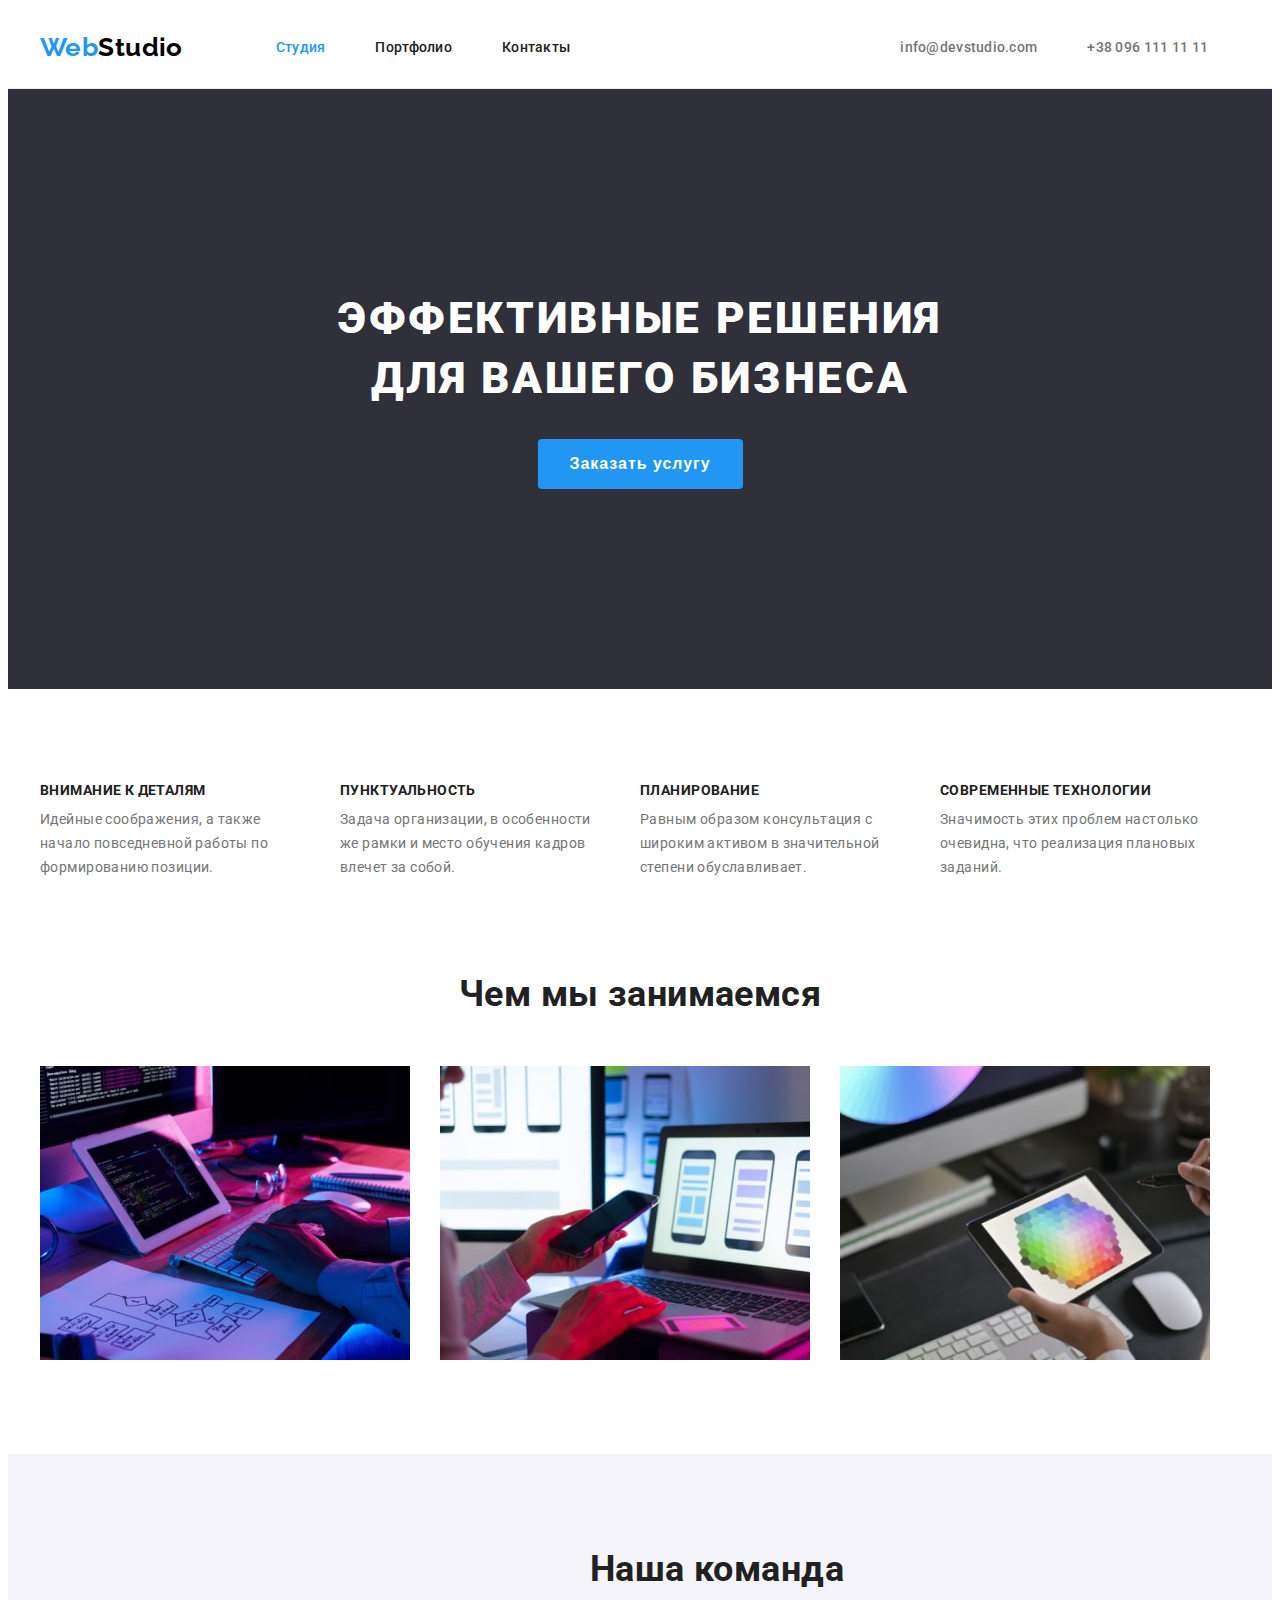
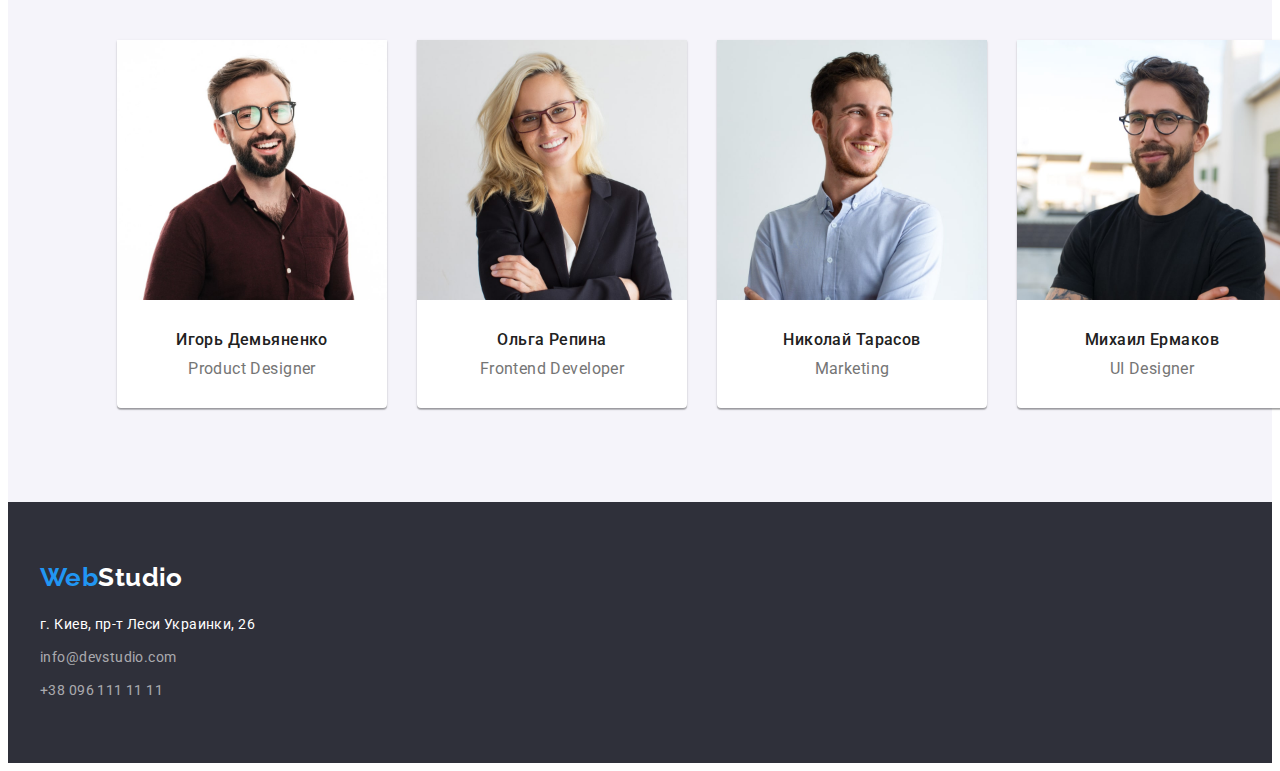
<file: index.html>
<!DOCTYPE html>
<html lang="ru">
  <head>
    <meta charset="UTF-8" />
    <meta http-equiv="X-UA-Compatible" content="IE=edge" />
    <meta name="viewport" content="width=device-width, initial-scale=1.0" />
    <title>Студия</title>
    <link
      rel="stylesheet"
      href="https://cdnjs.cloudflare.com/ajax/libs/modern-normalize/1.1.0/modern-normalize.min.css"
      integrity="sha512-wpPYUAdjBVSE4KJnH1VR1HeZfpl1ub8YT/NKx4PuQ5NmX2tKuGu6U/JRp5y+Y8XG2tV+wKQpNHVUX03MfMFn9Q=="
      crossorigin="anonymous"
      referrerpolicy="no-referrer"
    />
    <link rel="preconnect" href="https://fonts.googleapis.com" />
    <link rel="preconnect" href="https://fonts.gstatic.com" crossorigin />
    <link
      href="https://fonts.googleapis.com/css2?family=Raleway:wght@700&family=Roboto:wght@400;500;700;900&display=swap"
      rel="stylesheet"
    />
    <link rel="stylesheet" href="./css/styles.css" />
  </head>
  <body>
    <header class="header">
      <div class="container">
        <nav class="header-nav">
          <a href="/index.html" lang="en" class="logo-nav link">Web<span class="header-logo">Studio</span>
          </a>
          <ul class="header-list list">
            <li class="header-item"><a href="#studio" class="header-link link current">Студия</a></li>
            <li class="header-item"><a href="./portfolio.html" class="header-link link">Портфолио</a></li>
            <li class="header-item"><a href="#contacts" class="header-link link">Контакты</a></li>
          </ul>
        </nav>
          <ul class="link-list list">
            <li class="link-item"><a href="mailto:info@devstudio.com" class="link-item header-mail link">info@devstudio.com</a></li>
            <li class="link-item"><a href="tel:+380961111111" class="link-item header-tel link">+38 096 111 11 11</a></li>
          </ul>
      </div>
    </header>
    <main>
      <section class="hero">
        <div class="container">
          <h1 class="hero-title">Эффективные решения для вашего бизнеса</h1>
          <button type="button" class="hero-btn"><span class="text">Заказать услугу</span></button>
        </div>
      </section>
      <section class="specifics section">
        <div class="container">
          <h2 class="visually-hidden">Студия</h2>
          <ul class="specifics-list list">
            <li class="specifics-item">
              <h3 class="specifics-title">Внимание к деталям</h3>
              <p class="specifics-text text">
                Идейные соображения, а также начало повседневной работы по формированию позиции.
              </p>
            </li>
            <li class="specifics-item">
              <h3 class="specifics-title">Пунктуальность</h3>
              <p class="specifics-text text">
                Задача организации, в особенности же рамки и место обучения кадров влечет за собой.
              </p>
            </li>
            <li class="specifics-item">
              <h3 class="specifics-title">Планирование</h3>
              <p class="specifics-text text">
                Равным образом консультация с широким активом в значительной степени обуславливает.
              </p>
            </li>
            <li class="specifics-item">
              <h3 class="specifics-title">Современные технологии</h3>
              <p class="specifics-text text">
                Значимость этих проблем настолько очевидна, что реализация плановых заданий.
              </p>
            </li>
          </ul>
        </div>
      </section>
      <section class="about section">
        <div class="container">
          <h2 class="about-title title">Чем мы занимаемся</h2>
          <ul class="about-list list">
            <li class="about-item">
              <img
                src="./images/img-1.jpg"
                alt="Руки печатают на планшете"
                width="370"
                height="294"
              />
            </li>
            <li class="about-item">
              <img
                src="./images/img-2.jpg"
                alt="Телефон в руке возле ноутбука"
                width="370"
                height="294"
              />
            </li>
            <li class="about-item">
              <img
                src="./images/img-3.jpg"
                alt="В руках планшет на котором палитра цветов"
                width="370"
                height="294"
              />
            </li>
          </ul>
        </div>
      </section>
      <section class="team section">
        <div class="container">
          <h2 class="team-title title">Наша команда</h2>
          <ul class="team-list list">
            <li class="team-item">
              <img src="./images/img1-min.jpg" alt="Фото Игорь Демьяненко" width="270" height="260" class="img-team" />
              <h3 class="team-name">Игорь Демьяненко</h3>
              <p lang="en" class="team-text text">Product Designer</p>
            </li>
            <li class="team-item">
              <img src="./images/img2-min.jpg" alt="Фото Ольга Репина" width="270" height="260" class="img-team" />
              <h3 class="team-name">Ольга Репина</h3>
              <p lang="en" class="team-text text">Frontend Developer</p>
            </li>
            <li class="team-item">
              <img src="./images/img3-min.jpg" alt="Фото Николай Тарасов" width="270" height="260" class="img-team" />
              <h3 class="team-name">Николай Тарасов</h3>
              <p lang="en" class="team-text text">Marketing</p>
            </li>
            <li class="team-item">
              <img src="./images/img4-min.jpg" alt="Фото Михаил Ермаков" width="270" height="260" class="img-team" />
              <h3 class="team-name">Михаил Ермаков</h3>
              <p lang="en" class="team-text text">UI Designer</p>
            </li>
          </ul>
        </div>
      </section>
    </main>
    <footer class="footer">
      <div class="container">
        <a href="/index.html" class="logo-nav link">Web<span class="footer-logo">Studio</span></a>
        <ul class="footer-list list">
          <li class="footer-item">
            <a
              href="https://www.google.com.ua/maps/place/%D0%B1%D1%83%D0%BB.+%D0%9B%D0%B5%D1%81%D0%B8+%D0%A3%D0%BA%D1%80%D0%B0%D0%B8%D0%BD%D0%BA%D0%B8,+26,+%D0%9A%D0%B8%D0%B5%D0%B2,+02000/@50.4265807,30.5361971,17z/data=!3m1!4b1!4m5!3m4!1s0x40d4cf0e033ecbe9:0x57a4dffefec77da0!8m2!3d50.4265807!4d30.5383858?hl=ru"
              rel="noopener nofollow noreferrer"
              class="footer-link link"
              >г. Киев, пр-т Леси Украинки, 26</a
            >
          </li>
          <li class="footer-item">
            <a href="mailto:info@devstudio.com" class="footer-mail link">info@devstudio.com</a>
          </li>
          <li class="footer-item">
            <a href="tel:+380961111111" lang="en" class="footer-tel link">+38 096 111 11 11</a>
          </li>
        </ul>
      </div>
    </footer>
  </body>
</html>
</file>
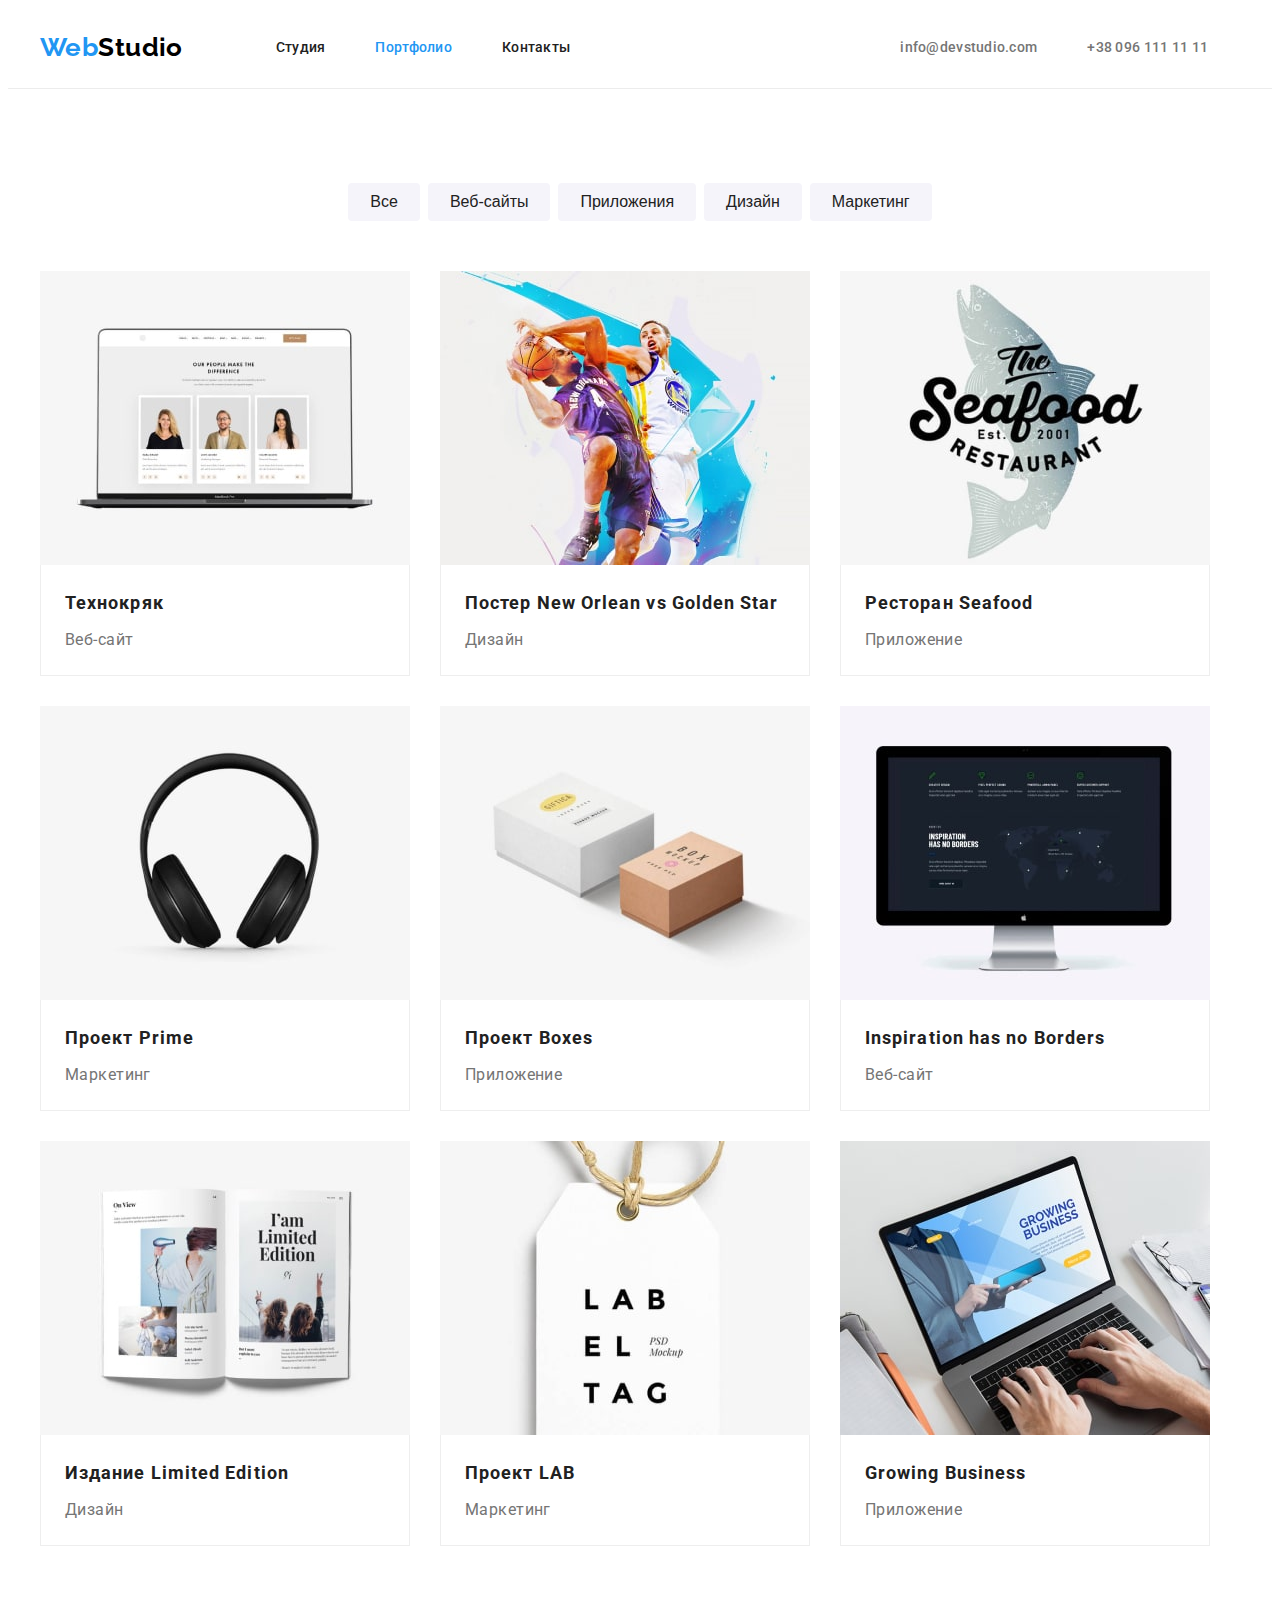
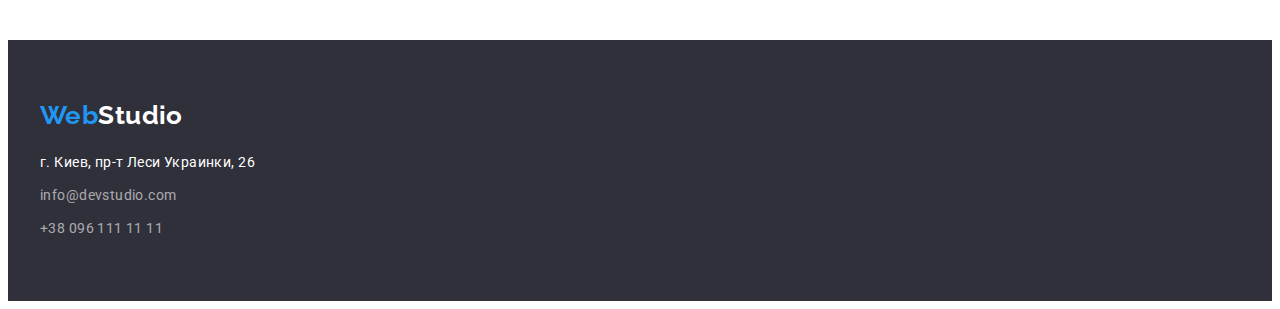
<file: portfolio.html>
<!DOCTYPE html>
<html lang="ru">
  <head>
    <meta charset="UTF-8" />
    <meta http-equiv="X-UA-Compatible" content="IE=edge" />
    <meta name="viewport" content="width=device-width, initial-scale=1.0" />
    <title>Портфолио</title>
    <link rel="stylesheet" href="https://cdnjs.cloudflare.com/ajax/libs/modern-normalize/1.1.0/modern-normalize.min.css"
      integrity="sha512-wpPYUAdjBVSE4KJnH1VR1HeZfpl1ub8YT/NKx4PuQ5NmX2tKuGu6U/JRp5y+Y8XG2tV+wKQpNHVUX03MfMFn9Q=="
      crossorigin="anonymous" referrerpolicy="no-referrer" />
    <link rel="preconnect" href="https://fonts.googleapis.com" />
    <link rel="preconnect" href="https://fonts.gstatic.com" crossorigin />
    <link
      href="https://fonts.googleapis.com/css2?family=Raleway:wght@700&family=Roboto:wght@400;500;700;900&display=swap"
      rel="stylesheet"
    />
    <link rel="stylesheet" href="./css/styles.css" />
  </head>
  <body>
    <header class="header">
      <div class="container">
        <nav class="header-nav">
          <a href="/index.html" lang="en" class="logo-nav link"
            >Web<span class="header-logo">Studio</span></a
          >
          <ul class="header-list list">
            <li class="header-item"><a href="./index.html" class="header-link link">Студия</a></li>
            <li class="header-item"><a href="./portfolio.html" class="header-link link current">Портфолио</a></li>
            <li class="header-item"><a href="#contacts" class="header-link link">Контакты</a></li>
          </ul>
        </nav>
        <ul class="link-list list">
          <li class="link-item"><a href="mailto:info@devstudio.com" class="header-mail link">info@devstudio.com</a></li>
          <li class="link-item"><a href="tel:+380961111111" class="header-tel link">+38 096 111 11 11</a></li>
        </ul>
      </div>
    </header>
    <main>
      <section class="portfolio section">
        <div class="container">
          <h1 class="visually-hidden">Портфолио</h1>
          <ul class="filter-list list">
            <li class="item"><button type="button" class="filter-btn">Все</button></li>
            <li class="item"><button type="button" class="filter-btn">Веб-сайты</button></li>
            <li class="item"><button type="button" class="filter-btn">Приложения</button></li>
            <li class="item"><button type="button" class="filter-btn">Дизайн</button></li>
            <li class="item"><button type="button" class="filter-btn">Маркетинг</button></li>
          </ul>
          <ul class="portfolio-list list">
            <li class="portfolio-item">
              <a href="#">
                <img src="./images/p/img-min.jpg" alt="Екран ноутбука" />
                <div class="portfolio-card">
                  <h2 class="portfolio-title">Технокряк</h2>
                  <p class="portfolio-text text">Веб-сайт</p>
                </div>
              </a>
            </li>
            <li class="portfolio-item">
              <a href="#">
                <img src="./images/p/img (1)-min.jpg" alt="Баскетболит" />
                <div class="portfolio-card">
                  <h2 class="portfolio-title">Постер New Orlean vs Golden Star</h2>
                  <p class="portfolio-text text">Дизайн</p>
                </div>
              </a>
            </li>
            <li class="portfolio-item">
              <a href="#">
                <img src="./images/p/img (2)-min.jpg" alt="Логотип" />
                <div class="portfolio-card">
                  <h2 class="portfolio-title">Ресторан Seafood</h2>
                  <p class="portfolio-text text">Приложение</p>
                </div>
              </a>
            </li>
            <li class="portfolio-item">
              <a href="#">
                <img src="./images/p/img (3)-min.jpg" alt="Наушники" />
                <div class="portfolio-card">
                  <h2 class="portfolio-title">Проект Prime</h2>
                  <p class="portfolio-text text">Маркетинг</p>
                </div>
              </a>
            </li>
            <li class="portfolio-item">
              <a href="#">
                <img src="./images/p/img (4)-min.jpg" alt="Коробки" />
                <div class="portfolio-card">
                  <h2 class="portfolio-title">Проект Boxes</h2>
                  <p class="portfolio-text text">Приложение</p>
                </div>
              </a>
            </li>
            <li class="portfolio-item">
              <a href="#">
                <img src="./images/p/img (5)-min.jpg" alt="Моноблок" />
                <div class="portfolio-card">
                  <h2 class="portfolio-title">Inspiration has no Borders</h2>
                  <p class="portfolio-text text">Веб-сайт</p>
                </div>
              </a>
            </li>
            <li class="portfolio-item">
              <a href="#">
                <img src="./images/p/img (6)-min.jpg" alt="Книга" />
                <div class="portfolio-card">
                  <h2 class="portfolio-title">Издание Limited Edition</h2>
                  <p class="portfolio-text text">Дизайн</p>
                </div>
              </a>
            </li>
            <li class="portfolio-item">
              <a href="#">
                <img src="./images/p/img (7)-min.jpg" alt="Бирка" />
                <div class="portfolio-card">
                  <h2 class="portfolio-title">Проект LAB</h2>
                  <p class="portfolio-text text">Маркетинг</p>
                </div>
              </a>
            </li>
            <li class="portfolio-item">
              <a href="#">
                <img src="./images/p/img (8)-min.jpg" alt="Работает руками на ноутбуке" />
                <div class="portfolio-card">
                  <h2 class="portfolio-title">Growing Business</h2>
                  <p class="portfolio-text text">Приложение</p>
                </div>
              </a>
            </li>
          </ul>
        </div>
      </section>
    </main>
    <footer class="footer">
      <div class="container">
        <a href="/index.html" class="logo-nav link">Web<span class="footer-logo">Studio</span></a>
        <ul class="footer-list list">
          <li class="footer-item">
            <a
              href="https://www.google.com.ua/maps/place/%D0%B1%D1%83%D0%BB.+%D0%9B%D0%B5%D1%81%D0%B8+%D0%A3%D0%BA%D1%80%D0%B0%D0%B8%D0%BD%D0%BA%D0%B8,+26,+%D0%9A%D0%B8%D0%B5%D0%B2,+02000/@50.4265807,30.5361971,17z/data=!3m1!4b1!4m5!3m4!1s0x40d4cf0e033ecbe9:0x57a4dffefec77da0!8m2!3d50.4265807!4d30.5383858?hl=ru"
              rel="noopener nofollow noreferrer"
              class="footer-link link"
              >г. Киев, пр-т Леси Украинки, 26</a
            >
          </li>
          <li class="footer-item">
            <a href="mailto:info@devstudio.com" class="footer-mail link">info@devstudio.com</a>
          </li>
          <li class="footer-item">
            <a href="tel:+380961111111" lang="en" class="footer-tel link">+38 096 111 11 11</a>
          </li>
        </ul>
      </div>
    </footer>
  </body>
</html>
</file>
<file: css/styles.css>
:root {
  --body-background-color: #ffffff;
  --head-logo-color: #000000;
  --main-background-color: #2f303a;
  --second-background-color: #f5f4fa;
  --main-title-color: #ffffff;
  --second-title-color: #212121;
  --accent-color: #2196f3;
  --text-color: #757575;
  --footer-logo-color: #ffffff;
  --footer-link-color: #ffffff;
  --btn-color: #ffffff;
  --footer-contacts: rgba(255, 255, 255, 0.6);
  --header-border-color: #ececec;
}

p,
h1,
h2,
h3,
h4,
h5,
h6 {
  margin: 0;
  padding: 0;
}

ul,
ol {
  margin: 0;
  padding: 0;
}

img {
  display: block;
  min-width: 100%;
  height: auto;
}

body {
  font-family: 'Roboto', sans-serif;
  background-color: var(--body-background-color);
  color: var(--text-color);
  font-size: 14px;
  letter-spacing: 0.03em;
}

.list {
  list-style: none;
}

button {
  cursor: pointer;
}

.link {
  text-decoration: none;
}

.container {
  width: 1200px;
  margin: 0px auto;
  padding: 0 15px;
  /* outline: 2px solid red; */
}

.section {
  padding: 94px 0px;
}

/* -----------------------Header----------------------- */
.header {
  border-bottom: 1px solid var(--header-border-color);
}

.header .container {
  display: flex;
  align-items: center;
  padding-top: 24px;
  padding-bottom: 25px;
}

.header-nav {
  display: flex;
  align-items: center;
}

.header-list {
  display: flex;
  align-items: center;
  margin-right: 330px;
}

.header-item:not(:last-child) {
  margin-right: 50px;
}

.link-list {
  display: flex;
  align-items: center;
  color: var(--text-color);
}

.link-item:not(:last-child) {
  margin-right: 50px;
}

.logo-nav {
  font-family: 'Raleway';
  font-weight: 700;
  font-size: 26px;
  line-height: 1.19;
  color: var(--accent-color);
  margin-right: 93px;
}

.header-logo {
  font-family: 'Raleway';
  font-weight: 700;
  font-size: 26px;
  line-height: 1.19;
  color: var(--head-logo-color);
}

.header-link:hover,
.header-link:focus,
.header-tel:hover,
.header-tel:focus,
.header-mail:hover,
.header-mail:focus {
  color: var(--accent-color);
}

.header-link.current {
  color: var(--accent-color);
}

.header-link {
  font-weight: 500;
  line-height: 1.14;
  letter-spacing: 0.02em;
  color: var(--second-title-color);
}
.header-mail,
.header-tel {
  font-weight: 500;
  line-height: 1.14;
  letter-spacing: 0.02em;
  color: var(--text-color);
}

/* -----------------------Hero----------------------- */
.hero {
  background-color: var(--main-background-color);
}

.hero .container {
  padding-top: 200px;
  padding-bottom: 200px;
  text-align: center;
}

.hero-title {
  width: 696px;
  font-weight: 900;
  font-size: 44px;
  line-height: 1.36;
  text-align: center;
  letter-spacing: 0.06em;
  text-transform: uppercase;
  color: var(--main-title-color);
  margin: 0px auto;
  margin-bottom: 30px;
}

.hero-btn {
  font-weight: 700;
  font-size: 16px;
  line-height: 1.87;
  align-items: center;
  text-align: center;
  letter-spacing: 0.06em;
  background-color: var(--accent-color);
  color: var(--btn-color);
  border: var(--accent-color);
  padding: 10px 32px;
  border-radius: 4px;
  border: none;
}

/* -----------------------Specifics----------------------- */
.specifics {
  padding-bottom: 94px;
}

.specifics-list {
  display: flex;
}

.visually-hidden {
  position: absolute;
  width: 1px;
  height: 1px;
  margin: -1px;
  border: 0;
  padding: 0;
  white-space: nowrap;
  clip-path: inset(100%);
  clip: rect(0 0 0 0);
  overflow: hidden;
}

.specifics-item + .specifics-item {
  margin-left: 30px;
}

.specifics-item {
  width: 270px;
}

.specifics-title {
  font-weight: 700;
  line-height: 1.14;
  font-size: 14px;
  text-transform: uppercase;
  color: var(--second-title-color);
  margin-bottom: 10px;
}

.specifics-text {
  line-height: 1.71;
}

/* -----------------------About----------------------- */
.about {
  padding-top: 0px;
  padding-bottom: 94px;
}
.about-list {
  display: flex;
}

.about-item + .about-item {
  margin-left: 30px;
}

.about-title {
  font-weight: 700;
  font-size: 36px;
  line-height: 1.16;
  text-align: center;
  color: var(--second-title-color);
  text-align: center;
  margin-bottom: 50px;
}

/* -----------------------Team----------------------- */
.team {
  background-color: var(--second-background-color);
  padding: 94px;
}

.team-title {
  font-weight: 700;
  font-size: 36px;
  line-height: 1.17;
  text-align: center;
  color: var(--second-title-color);
  margin-bottom: 50px;
}

.team-item {
  width: 270px;
  background-color: var(--body-background-color);
  border-radius: 0px 0px 4px 4px;
  margin-right: 30px;
  box-shadow: 0px 1px 3px rgba(0, 0, 0, 0.12), 0px 1px 1px rgba(0, 0, 0, 0.14),
    0px 2px 1px rgba(0, 0, 0, 0.2);
}

.team-list {
  display: flex;
}

.img-team {
  margin-bottom: 30px;
}

.team-name {
  font-weight: 500;
  font-size: 16px;
  line-height: 1.19;
  text-align: center;
  color: var(--second-title-color);
  margin-bottom: 10px;
}

.team-text {
  font-size: 16px;
  line-height: 1.19;
  text-align: center;
  margin-bottom: 30px;
}

/* -----------------------Footer----------------------- */
.footer {
  background-color: var(--main-background-color);
  padding-top: 60px;
  padding-bottom: 60px;
}

.logo-nav {
  font-family: 'Raleway';
  font-weight: 700;
  font-size: 26px;
  line-height: 1.19;
  color: var(--accent-color);
  display: block;
}

.footer .logo-nav {
  margin-bottom: 20px;
}

.footer-logo {
  font-family: 'Raleway';
  font-weight: 700;
  font-size: 26px;
  line-height: 1.19;
  color: var(--footer-logo-color);
}

.footer-item + .footer-item {
  margin-top: 9px;
}

.footer-link {
  line-height: 1.71;
  color: var(--footer-link-color);
}

.footer-mail {
  line-height: 1.71;
  color: var(--footer-contacts);
}

.footer-tel {
  line-height: 1.71;
  color: var(--footer-contacts);
}

.footer-link:hover,
.footer-link:focus,
.footer-mail:hover,
.footer-mail:focus,
.footer-tel:hover,
.footer-tel:focus {
  color: var(--accent-color);
}

/* -----------------------PORTFOLIO----------------------- */

.filter-list {
  display: flex;
  justify-content: center;
  margin-bottom: 50px;
}

.filter-btn {
  font-weight: 500;
  font-size: 16px;
  line-height: 1.62;
  text-align: center;
  background-color: var(--second-background-color);
  color: var(--second-title-color);
  border-radius: 4px;
  border: none;
  padding: 6px 22px;
}

.filter-btn:hover,
.filter-btn:focus {
  background-color: var(--accent-color);
  color: var(--btn-color);
  box-shadow: 0px 3px 1px rgba(0, 0, 0, 0.1), 0px 1px 2px rgba(0, 0, 0, 0.08),
    0px 2px 2px rgba(0, 0, 0, 0.12);
}

.filter-list .item + .item {
  margin-left: 8px;
}

.portfolio-list {
  display: flex;
  flex-wrap: wrap;
}

.portfolio-list a {
  text-decoration: none;
}

.portfolio-text {
  color: var(--text-color);
}

.portfolio-title {
  font-weight: 700;
  font-size: 18px;
  line-height: 2;
  letter-spacing: 0.06em;
  color: var(--second-title-color);
  margin-bottom: 4px;
}

.portfolio-card {
  padding: 20px 24px;
  border-left: 1px solid #eeeeee;
  border-right: 1px solid #eeeeee;
  border-bottom: 1px solid #eeeeee;
}

.portfolio-text {
  font-size: 16px;
  line-height: 1.88;
}

.portfolio-item {
  background: var(--body-background-color);
  flex-basis: calc(100% / 3 - 30px);
  margin-left: 30px;
  margin-bottom: 30px;
}

.portfolio-item:nth-child(3n + 1) {
  margin-left: 0;
}

.portfolio-item:nth-last-child(-n + 3) {
  margin-bottom: 0;
}
</file>
